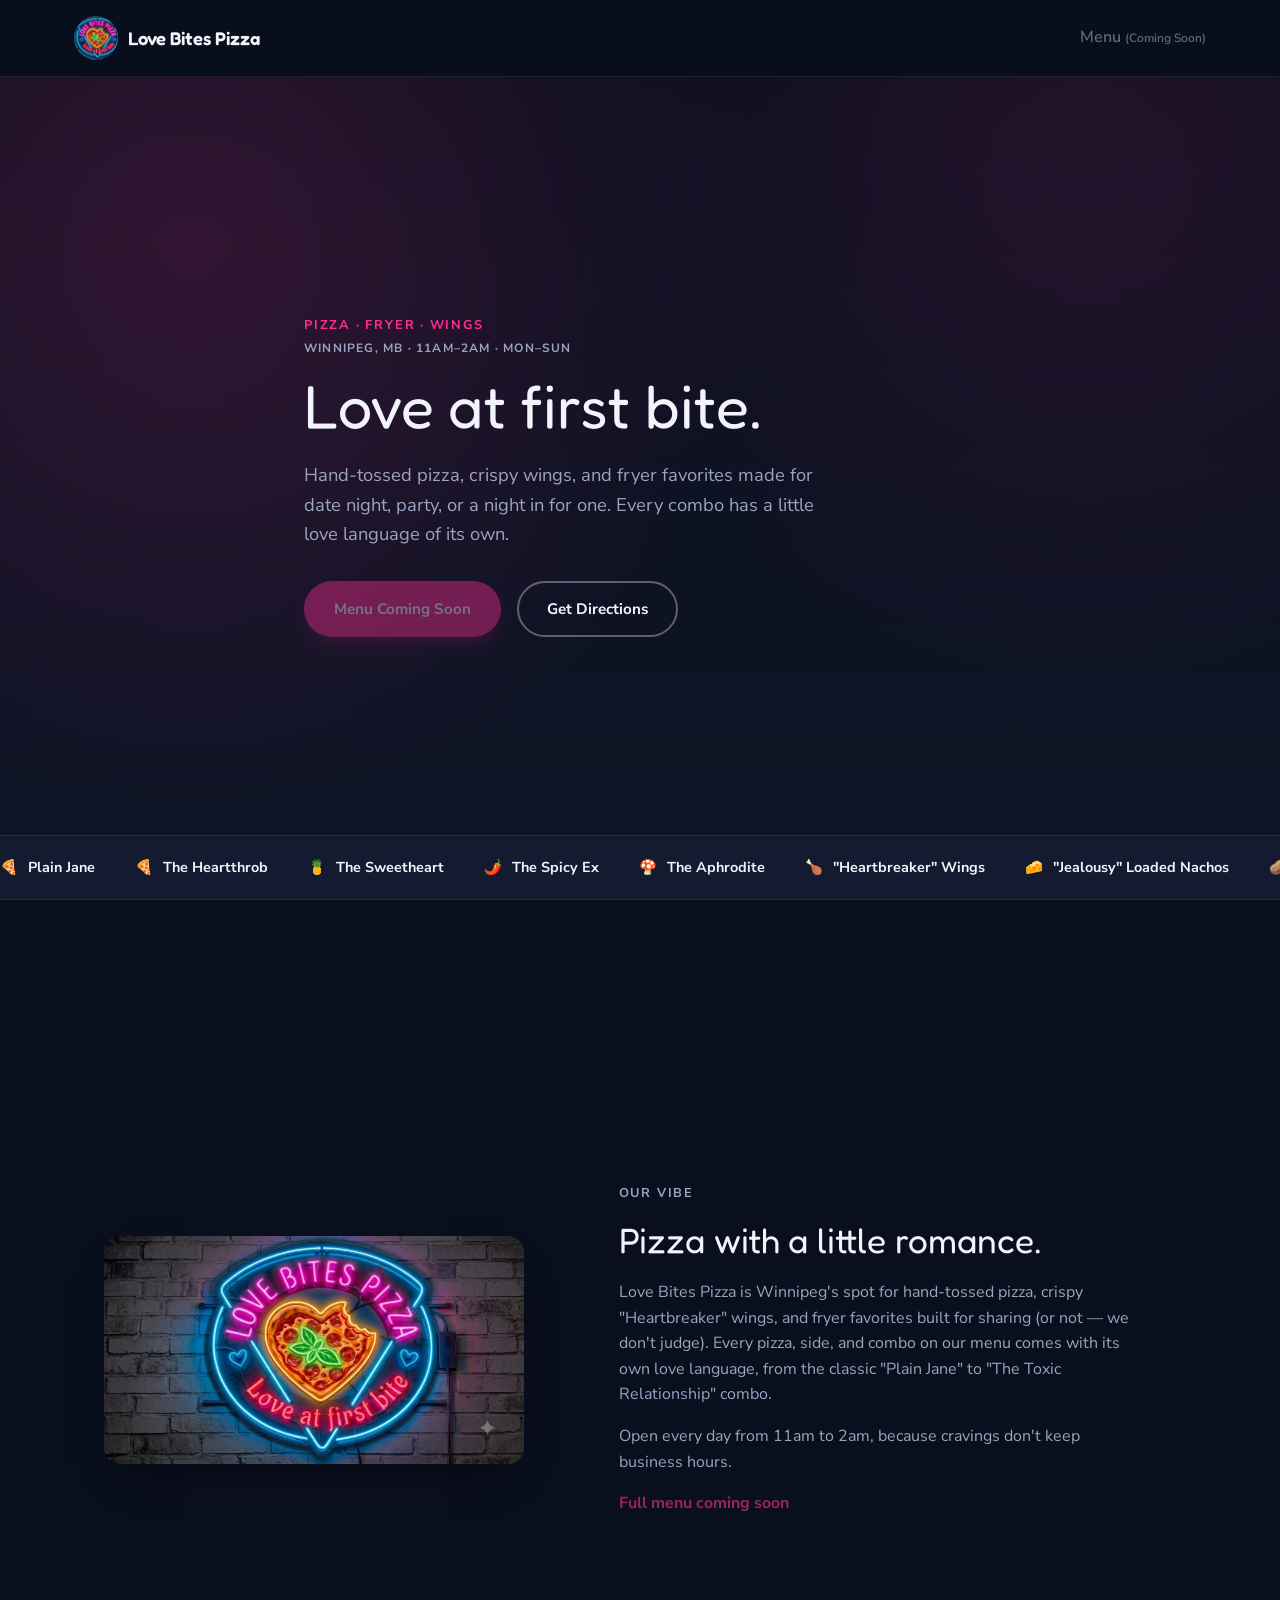
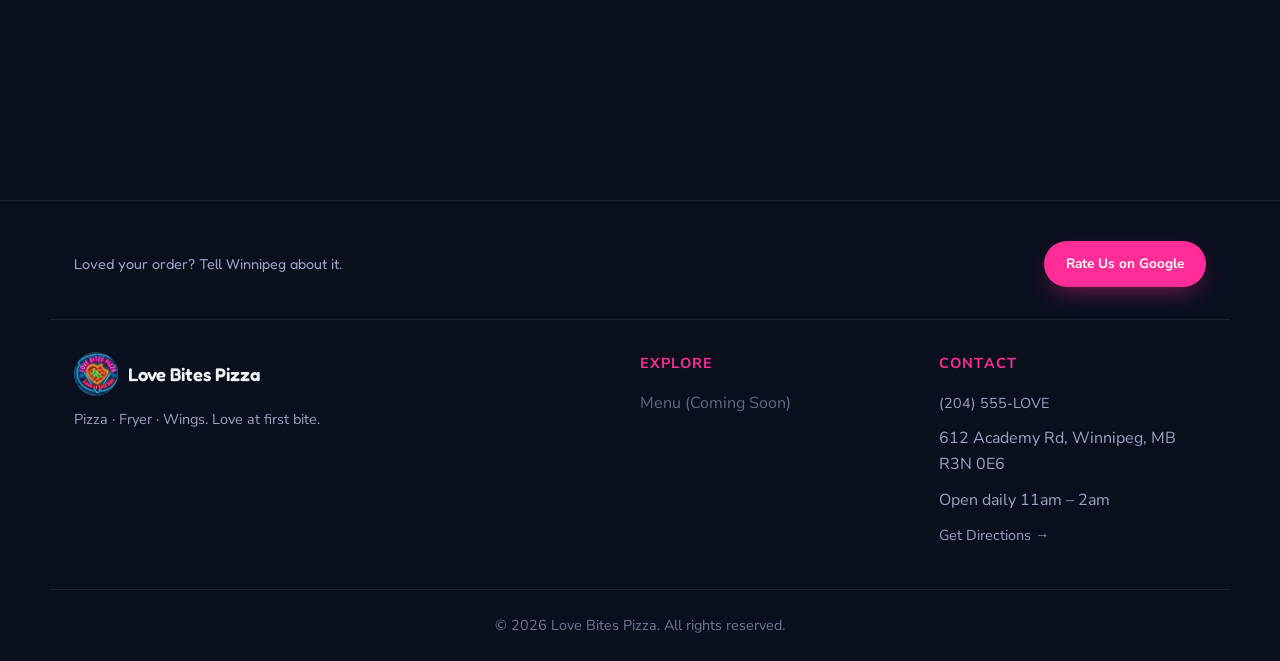
<file: index.html>
<!DOCTYPE html>
<html lang="en">
<head>
<meta charset="UTF-8">
<meta name="viewport" content="width=device-width, initial-scale=1.0">
<meta name="color-scheme" content="dark">
<meta name="theme-color" content="#0a0f1e">
<title>Love Bites Pizza | Winnipeg, MB</title>
<meta name="description" content="Love Bites Pizza — pizza, fryer favorites, and wings in Winnipeg, MB. Love at first bite.">

<link rel="icon" type="image/png" sizes="16x16" href="assets/favicon-16.png">
<link rel="icon" type="image/png" sizes="32x32" href="assets/favicon-32.png">
<link rel="icon" type="image/png" sizes="512x512" href="assets/favicon-512.png">
<link rel="apple-touch-icon" sizes="180x180" href="assets/apple-touch-icon.png">

<meta property="og:type" content="website">
<meta property="og:site_name" content="Love Bites Pizza">
<meta property="og:title" content="Love Bites Pizza | Winnipeg, MB">
<meta property="og:description" content="Love Bites Pizza — pizza, fryer favorites, and wings in Winnipeg, MB. Love at first bite.">
<meta property="og:url" content="https://www.lovebitespizza.ca/">
<meta property="og:image" content="https://www.lovebitespizza.ca/assets/logo.jpg">
<meta property="og:image:width" content="1380">
<meta property="og:image:height" content="752">
<meta name="twitter:card" content="summary_large_image">
<meta name="twitter:title" content="Love Bites Pizza | Winnipeg, MB">
<meta name="twitter:description" content="Love Bites Pizza — pizza, fryer favorites, and wings in Winnipeg, MB. Love at first bite.">
<meta name="twitter:image" content="https://www.lovebitespizza.ca/assets/logo.jpg">

<link rel="preconnect" href="https://fonts.googleapis.com">
<link rel="preconnect" href="https://fonts.gstatic.com" crossorigin>
<link href="https://fonts.googleapis.com/css2?family=Fredoka:wght@400;500;600;700&family=Nunito+Sans:wght@400;600;700&display=swap" rel="stylesheet">
<link rel="stylesheet" href="css/style.css">
</head>
<body>

<header class="site-header">
  <nav class="nav container">
    <a href="#top" class="logo">
      <img src="assets/logo.jpg" alt="Love Bites Pizza logo" class="logo-mark">
      <span class="logo-text">Love Bites Pizza</span>
    </a>
    <button class="nav-toggle" id="navToggle" aria-label="Toggle menu" aria-expanded="false">
      <span></span><span></span><span></span>
    </button>
    <ul class="nav-links" id="navLinks">
      <li><span class="disabled-link" aria-disabled="true">Menu <em>(Coming Soon)</em></span></li>
    </ul>
  </nav>
</header>

<main>

  <section class="hero" id="top">
    <div class="hero-bg" aria-hidden="true"></div>
    <div class="container hero-content">
      <p class="eyebrow">Pizza &middot; Fryer &middot; Wings</p>
      <p class="eyebrow eyebrow-sub">Winnipeg, MB &middot; 11am&ndash;2am &middot; Mon&ndash;Sun</p>
      <h1>Love at first bite.</h1>
      <p class="hero-sub">Hand-tossed pizza, crispy wings, and fryer favorites made for date night, party, or a night in for one. Every combo has a little love language of its own.</p>
      <div class="hero-actions">
        <span class="btn btn-primary btn-disabled" aria-disabled="true">Menu Coming Soon</span>
        <a href="https://share.google/c33As63cSi86P0ezQ" target="_blank" rel="noopener" class="btn btn-outline">Get Directions</a>
      </div>
    </div>

    <div class="strip">
      <div class="strip-track">
      <div class="strip-inner">
        <div class="strip-item"><span aria-hidden="true">🍕</span> Plain Jane</div>
        <div class="strip-item"><span aria-hidden="true">🍕</span> The Heartthrob</div>
        <div class="strip-item"><span aria-hidden="true">🍍</span> The Sweetheart</div>
        <div class="strip-item"><span aria-hidden="true">🌶️</span> The Spicy Ex</div>
        <div class="strip-item"><span aria-hidden="true">🍄</span> The Aphrodite</div>
        <div class="strip-item"><span aria-hidden="true">🍗</span> "Heartbreaker" Wings</div>
        <div class="strip-item"><span aria-hidden="true">🧀</span> "Jealousy" Loaded Nachos</div>
        <div class="strip-item"><span aria-hidden="true">🥔</span> "Messy Love" Poutine</div>
        <div class="strip-item"><span aria-hidden="true">🥖</span> Cheesy Breadstick Bouquet</div>
        <div class="strip-item"><span aria-hidden="true">🧅</span> Golden Onion Rings</div>
        <div class="strip-item"><span aria-hidden="true">💑</span> Love Language Combos</div>
        <div class="strip-item"><span aria-hidden="true">🚗</span> Pickup &amp; Takeout</div>
      </div>
      <div class="strip-inner" aria-hidden="true">
        <div class="strip-item"><span aria-hidden="true">🍕</span> Plain Jane</div>
        <div class="strip-item"><span aria-hidden="true">🍕</span> The Heartthrob</div>
        <div class="strip-item"><span aria-hidden="true">🍍</span> The Sweetheart</div>
        <div class="strip-item"><span aria-hidden="true">🌶️</span> The Spicy Ex</div>
        <div class="strip-item"><span aria-hidden="true">🍄</span> The Aphrodite</div>
        <div class="strip-item"><span aria-hidden="true">🍗</span> "Heartbreaker" Wings</div>
        <div class="strip-item"><span aria-hidden="true">🧀</span> "Jealousy" Loaded Nachos</div>
        <div class="strip-item"><span aria-hidden="true">🥔</span> "Messy Love" Poutine</div>
        <div class="strip-item"><span aria-hidden="true">🥖</span> Cheesy Breadstick Bouquet</div>
        <div class="strip-item"><span aria-hidden="true">🧅</span> Golden Onion Rings</div>
        <div class="strip-item"><span aria-hidden="true">💑</span> Love Language Combos</div>
        <div class="strip-item"><span aria-hidden="true">🚗</span> Pickup &amp; Takeout</div>
      </div>
    </div>
    </div>
  </section>

  <section class="about" id="about">
    <div class="container about-grid">
      <div class="about-media">
        <img src="assets/logo.jpg" alt="Love Bites Pizza neon sign" class="about-logo">
      </div>
      <div class="about-text">
        <p class="eyebrow">Our Vibe</p>
        <h2>Pizza with a little romance.</h2>
        <p>Love Bites Pizza is Winnipeg's spot for hand-tossed pizza, crispy "Heartbreaker" wings, and fryer favorites built for sharing (or not — we don't judge). Every pizza, side, and combo on our menu comes with its own love language, from the classic "Plain Jane" to "The Toxic Relationship" combo.</p>
        <p>Open every day from 11am to 2am, because cravings don't keep business hours.</p>
        <span class="link-arrow disabled-link" aria-disabled="true">Full menu coming soon</span>
      </div>
    </div>
  </section>

</main>

<footer class="site-footer">
  <div class="container footer-cta">
    <p>Loved your order? Tell Winnipeg about it.</p>
    <a href="https://share.google/c33As63cSi86P0ezQ" target="_blank" rel="noopener" class="btn btn-primary btn-small">Rate Us on Google</a>
  </div>
  <div class="container footer-grid">
    <div>
      <a href="#top" class="logo">
        <img src="assets/logo.jpg" alt="Love Bites Pizza logo" class="logo-mark">
        <span class="logo-text">Love Bites Pizza</span>
      </a>
      <p>Pizza &middot; Fryer &middot; Wings. Love at first bite.</p>
    </div>
    <div>
      <h4>Explore</h4>
      <ul>
        <li><span class="disabled-link" aria-disabled="true">Menu (Coming Soon)</span></li>
      </ul>
    </div>
    <div>
      <h4>Contact</h4>
      <ul>
        <li><a href="tel:+12045555683">(204) 555-LOVE</a></li>
        <li>612 Academy Rd, Winnipeg, MB R3N 0E6</li>
        <li>Open daily 11am &ndash; 2am</li>
        <li><a href="https://share.google/c33As63cSi86P0ezQ" target="_blank" rel="noopener">Get Directions &rarr;</a></li>
      </ul>
    </div>
  </div>
  <p class="footer-bottom">&copy; <span id="year"></span> Love Bites Pizza. All rights reserved.</p>
</footer>

<script src="js/script.js"></script>
</body>
</html>
</file>
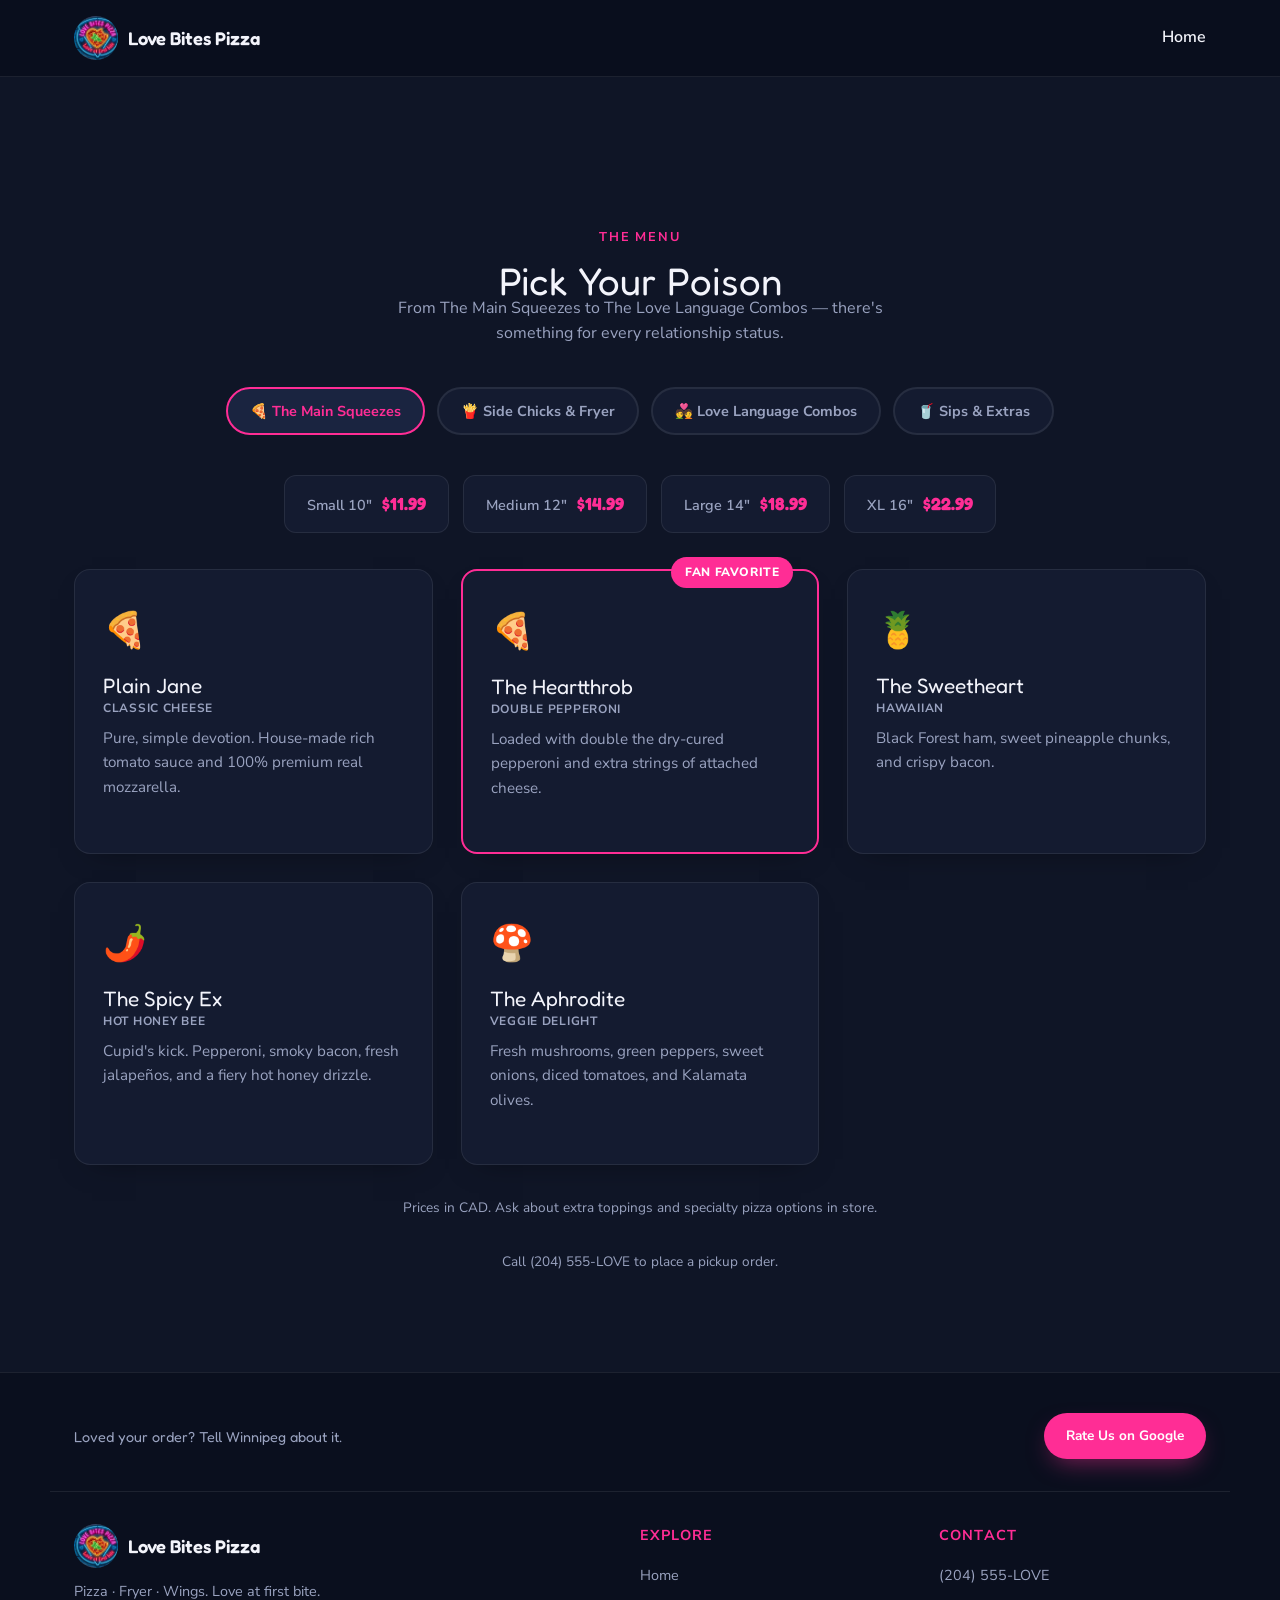
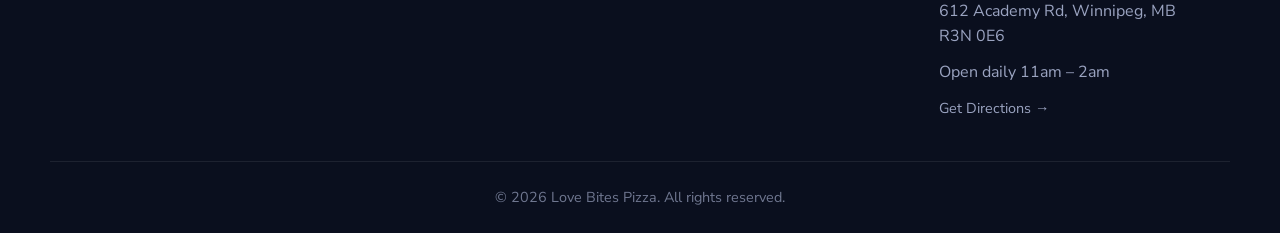
<file: menu.html>
<!DOCTYPE html>
<html lang="en">
<head>
<meta charset="UTF-8">
<meta name="viewport" content="width=device-width, initial-scale=1.0">
<meta name="color-scheme" content="dark">
<meta name="theme-color" content="#0a0f1e">
<title>Menu | Love Bites Pizza</title>
<meta name="description" content="Full menu for Love Bites Pizza — pizzas, fryer favorites, wings, combos, and drinks. Winnipeg, MB.">

<link rel="icon" type="image/png" sizes="16x16" href="assets/favicon-16.png">
<link rel="icon" type="image/png" sizes="32x32" href="assets/favicon-32.png">
<link rel="icon" type="image/png" sizes="512x512" href="assets/favicon-512.png">
<link rel="apple-touch-icon" sizes="180x180" href="assets/apple-touch-icon.png">

<meta property="og:type" content="website">
<meta property="og:site_name" content="Love Bites Pizza">
<meta property="og:title" content="Menu | Love Bites Pizza">
<meta property="og:description" content="Full menu for Love Bites Pizza — pizzas, fryer favorites, wings, combos, and drinks. Winnipeg, MB.">
<meta property="og:url" content="https://www.lovebitespizza.ca/menu.html">
<meta property="og:image" content="https://www.lovebitespizza.ca/assets/logo.jpg">
<meta property="og:image:width" content="1380">
<meta property="og:image:height" content="752">
<meta name="twitter:card" content="summary_large_image">
<meta name="twitter:title" content="Menu | Love Bites Pizza">
<meta name="twitter:description" content="Full menu for Love Bites Pizza — pizzas, fryer favorites, wings, combos, and drinks. Winnipeg, MB.">
<meta name="twitter:image" content="https://www.lovebitespizza.ca/assets/logo.jpg">

<link rel="preconnect" href="https://fonts.googleapis.com">
<link rel="preconnect" href="https://fonts.gstatic.com" crossorigin>
<link href="https://fonts.googleapis.com/css2?family=Fredoka:wght@400;500;600;700&family=Nunito+Sans:wght@400;600;700&display=swap" rel="stylesheet">
<link rel="stylesheet" href="css/style.css">
</head>
<body>

<header class="site-header">
  <nav class="nav container">
    <a href="index.html" class="logo">
      <img src="assets/logo.jpg" alt="Love Bites Pizza logo" class="logo-mark">
      <span class="logo-text">Love Bites Pizza</span>
    </a>
    <button class="nav-toggle" id="navToggle" aria-label="Toggle menu" aria-expanded="false">
      <span></span><span></span><span></span>
    </button>
    <ul class="nav-links" id="navLinks">
      <li><a href="index.html">Home</a></li>
    </ul>
  </nav>
</header>

<main>

  <section class="menu menu-page" id="menu">
    <div class="container">
      <p class="eyebrow center">The Menu</p>
      <h2 class="center">Pick Your Poison</h2>
      <p class="section-sub center">From The Main Squeezes to The Love Language Combos — there's something for every relationship status.</p>

      <div class="menu-tabs" role="tablist">
        <button class="tab-btn active" data-target="pizzas" role="tab" aria-selected="true">🍕 The Main Squeezes</button>
        <button class="tab-btn" data-target="fryer" role="tab" aria-selected="false">🍟 Side Chicks &amp; Fryer</button>
        <button class="tab-btn" data-target="combos" role="tab" aria-selected="false">💑 Love Language Combos</button>
        <button class="tab-btn" data-target="sips" role="tab" aria-selected="false">🥤 Sips &amp; Extras</button>
      </div>

      <!-- PIZZAS -->
      <div class="menu-panel active" id="pizzas">
        <div class="size-table">
          <div class="size-row"><span>Small 10&Prime;</span><strong>$11.99</strong></div>
          <div class="size-row"><span>Medium 12&Prime;</span><strong>$14.99</strong></div>
          <div class="size-row"><span>Large 14&Prime;</span><strong>$18.99</strong></div>
          <div class="size-row"><span>XL 16&Prime;</span><strong>$22.99</strong></div>
        </div>
        <div class="menu-grid">
          <article class="menu-card">
            <div class="menu-card-icon" aria-hidden="true">🍕</div>
            <h3>Plain Jane <small>Classic Cheese</small></h3>
            <p>Pure, simple devotion. House-made rich tomato sauce and 100% premium real mozzarella.</p>
          </article>
          <article class="menu-card featured">
            <span class="badge">Fan Favorite</span>
            <div class="menu-card-icon" aria-hidden="true">🍕</div>
            <h3>The Heartthrob <small>Double Pepperoni</small></h3>
            <p>Loaded with double the dry-cured pepperoni and extra strings of attached cheese.</p>
          </article>
          <article class="menu-card">
            <div class="menu-card-icon" aria-hidden="true">🍍</div>
            <h3>The Sweetheart <small>Hawaiian</small></h3>
            <p>Black Forest ham, sweet pineapple chunks, and crispy bacon.</p>
          </article>
          <article class="menu-card">
            <div class="menu-card-icon" aria-hidden="true">🌶️</div>
            <h3>The Spicy Ex <small>Hot Honey Bee</small></h3>
            <p>Cupid's kick. Pepperoni, smoky bacon, fresh jalape&ntilde;os, and a fiery hot honey drizzle.</p>
          </article>
          <article class="menu-card">
            <div class="menu-card-icon" aria-hidden="true">🍄</div>
            <h3>The Aphrodite <small>Veggie Delight</small></h3>
            <p>Fresh mushrooms, green peppers, sweet onions, diced tomatoes, and Kalamata olives.</p>
          </article>
        </div>
      </div>

      <!-- FRYER & WINGS -->
      <div class="menu-panel" id="fryer">
        <div class="menu-grid">
          <article class="menu-card">
            <div class="menu-card-icon" aria-hidden="true">🍗</div>
            <h3>"Heartbreaker" Wings <small>10 pcs</small></h3>
            <p>Plump, juicy wings tossed in your choice of sauce: Sweet Chili (Flirty), BBQ (Smoky Romance), Buffalo (Hot &amp; Heavy), Honey Garlic (Sweet Talk), or Salt &amp; Pepper.</p>
            <span class="price">$12.95</span>
          </article>
          <article class="menu-card">
            <div class="menu-card-icon" aria-hidden="true">🧀</div>
            <h3>"Jealousy" Loaded Nachos</h3>
            <p>Crisp tortilla chips piled high with melted cheese, diced tomatoes, jalape&ntilde;os, and green onions. Served with sour cream and zesty salsa.</p>
            <span class="price">$13.99</span>
          </article>
          <article class="menu-card">
            <div class="menu-card-icon" aria-hidden="true">🍟</div>
            <h3>"Finger Lickin'" Chicken Fingers &amp; Fries</h3>
            <p>Four pieces of golden-brown premium chicken strips. Served with plum sauce and fresh fries.</p>
            <span class="price">$13.49</span>
          </article>
          <article class="menu-card">
            <div class="menu-card-icon" aria-hidden="true">🥔</div>
            <h3>"Messy Love" Classic Poutine</h3>
            <p>Thick-cut, golden french fries smothered under squeaky real cheese curds and hot gravy.</p>
            <span class="price">$8.95</span>
          </article>
          <article class="menu-card">
            <div class="menu-card-icon" aria-hidden="true">🥖</div>
            <h3>Cheesy Breadstick Bouquet</h3>
            <p>Pull-apart garlic breadsticks dripping in melted mozzarella. Served with a side of warm marinara.</p>
            <span class="price">$7.50</span>
          </article>
          <article class="menu-card">
            <div class="menu-card-icon" aria-hidden="true">🥔</div>
            <h3>Cupid's Arrow Potato Wedges</h3>
            <p>Thick, seasoned, crispy potato wedges served with a side of creamy ranch dip.</p>
            <span class="price">$5.99</span>
          </article>
          <article class="menu-card">
            <div class="menu-card-icon" aria-hidden="true">🧅</div>
            <h3>Golden Onion Rings</h3>
            <p>Crispy, thick-cut, golden-battered onion rings.</p>
            <span class="price">$6.49</span>
          </article>
          <article class="menu-card">
            <div class="menu-card-icon" aria-hidden="true">🍟</div>
            <h3>Straight-Cut French Fries</h3>
            <p>Classic golden straight-cut french fries.</p>
            <span class="price">$4.99</span>
          </article>
        </div>
      </div>

      <!-- COMBOS -->
      <div class="menu-panel" id="combos">
        <div class="menu-grid combo-grid">
          <article class="menu-card">
            <h3>Combo 1: The First Date</h3>
            <p>1 Medium (12&Prime;) 2-topping pizza, 5 Heartbreaker wings, and 1 can of pop.</p>
            <span class="price">$18.99</span>
          </article>
          <article class="menu-card">
            <h3>Combo 2: Double Date</h3>
            <p>1 Large (14&Prime;) 3-topping pizza, 10 Heartbreaker wings, and a regular order of french fries.</p>
            <span class="price">$34.49</span>
          </article>
          <article class="menu-card">
            <h3>Combo 3: The Two of Us</h3>
            <p>Two Medium (12&Prime;) 2-topping pizzas and a 2L bottle of pop.</p>
            <span class="price">$29.99</span>
          </article>
          <article class="menu-card">
            <h3>Combo 4: The Poly-Pack</h3>
            <p>1 XL (16&Prime;) 3-topping pizza, 12 wings, 1 order of Garlic Breadsticks, and a 2L pop.</p>
            <span class="price">$42.99</span>
          </article>
          <article class="menu-card">
            <h3>Combo 5: The Toxic Relationship</h3>
            <p>"Jealousy" Loaded Nachos, 10 wings, and onion rings. Heavy on the heat!</p>
            <span class="price">$27.99</span>
          </article>
          <article class="menu-card">
            <h3>Combo 6: Third Wheel Deal</h3>
            <p>Three Medium (12&Prime;) 3-topping pizzas for the ultimate squad gathering.</p>
            <span class="price">$45.00</span>
          </article>
          <article class="menu-card">
            <h3>Combo 7: Comfort Food Companion</h3>
            <p>1 Medium (12&Prime;) 2-topping pizza and 1 "Messy Love" Poutine.</p>
            <span class="price">$24.99</span>
          </article>
          <article class="menu-card featured">
            <span class="badge">Biggest Bang</span>
            <h3>Combo 8: The Love Triangle</h3>
            <p>2 Large (14&Prime;) 2-topping pizzas, 20 wings, 1 order of "Jealousy" Loaded Nachos, and a 2L pop.</p>
            <span class="price">$64.99</span>
          </article>
          <article class="menu-card">
            <h3>Combo 9: The One-Night Stand</h3>
            <p>1 Small (10&Prime;) specialty pizza, Chicken Fingers (4 pcs) with fries, and 1 can of pop.</p>
            <span class="price">$21.99</span>
          </article>
          <article class="menu-card">
            <h3>Combo 10: The Honeymoon Phase</h3>
            <p>1 XL (16&Prime;) specialty pizza, 15 wings, and Cupid's Arrow Potato Wedges.</p>
            <span class="price">$52.99</span>
          </article>
        </div>
      </div>

      <!-- SIPS & EXTRAS -->
      <div class="menu-panel" id="sips">
        <div class="menu-grid">
          <article class="menu-card">
            <div class="menu-card-icon" aria-hidden="true">🥤</div>
            <h3>Can of Pop</h3>
            <p>Coke, Diet Coke, Sprite, Ginger Ale, Root Beer.</p>
            <span class="price">$1.75</span>
          </article>
          <article class="menu-card">
            <div class="menu-card-icon" aria-hidden="true">🍾</div>
            <h3>2L Bottle of Pop</h3>
            <p>Coke, Diet Coke, Sprite.</p>
            <span class="price">$4.25</span>
          </article>
          <article class="menu-card">
            <div class="menu-card-icon" aria-hidden="true">🫙</div>
            <h3>Extra Dipping Sauces</h3>
            <p>Garlic Aioli, Creamy Ranch, Creamy Dill, Sweet Hot Honey, Marinara.</p>
            <span class="price">$1.50</span>
          </article>
        </div>
      </div>

      <p class="menu-note">Prices in CAD. Ask about extra toppings and specialty pizza options in store.</p>
      <p class="menu-note"><a href="tel:+12045555683">Call (204) 555-LOVE</a> to place a pickup order.</p>
    </div>
  </section>

</main>

<footer class="site-footer">
  <div class="container footer-cta">
    <p>Loved your order? Tell Winnipeg about it.</p>
    <a href="https://share.google/c33As63cSi86P0ezQ" target="_blank" rel="noopener" class="btn btn-primary btn-small">Rate Us on Google</a>
  </div>
  <div class="container footer-grid">
    <div>
      <a href="index.html" class="logo">
        <img src="assets/logo.jpg" alt="Love Bites Pizza logo" class="logo-mark">
        <span class="logo-text">Love Bites Pizza</span>
      </a>
      <p>Pizza &middot; Fryer &middot; Wings. Love at first bite.</p>
    </div>
    <div>
      <h4>Explore</h4>
      <ul>
        <li><a href="index.html">Home</a></li>
      </ul>
    </div>
    <div>
      <h4>Contact</h4>
      <ul>
        <li><a href="tel:+12045555683">(204) 555-LOVE</a></li>
        <li>612 Academy Rd, Winnipeg, MB R3N 0E6</li>
        <li>Open daily 11am &ndash; 2am</li>
        <li><a href="https://share.google/c33As63cSi86P0ezQ" target="_blank" rel="noopener">Get Directions &rarr;</a></li>
      </ul>
    </div>
  </div>
  <p class="footer-bottom">&copy; <span id="year"></span> Love Bites Pizza. All rights reserved.</p>
</footer>

<script src="js/script.js"></script>
</body>
</html>
</file>
<file: css/style.css>
:root {
  --bg: #0a0f1e;
  --bg-alt: #0f1526;
  --surface: #141b30;
  --surface-hover: #1a2440;
  --border: rgba(255, 255, 255, 0.08);
  --pink: #ff2d95;
  --pink-dark: #b3115f;
  --text: #f3f4fb;
  --text-muted: #9aa3c0;
  --font-display: 'Fredoka', sans-serif;
  --font-body: 'Nunito Sans', sans-serif;
  --radius: 16px;
  --shadow: 0 20px 40px -20px rgba(0, 0, 0, 0.65);
  --header-h: 77px;
}

* { box-sizing: border-box; margin: 0; padding: 0; }

html { scroll-behavior: smooth; }

body {
  font-family: var(--font-body);
  color: var(--text);
  background: var(--bg);
  line-height: 1.6;
  overflow-x: hidden;
}

img { max-width: 100%; display: block; }

a { color: inherit; text-decoration: none; }

.container {
  width: 100%;
  max-width: 1180px;
  margin: 0 auto;
  padding: 0 24px;
}

.sr-only {
  position: absolute;
  width: 1px; height: 1px;
  overflow: hidden;
  clip: rect(0 0 0 0);
  white-space: nowrap;
}

h1, h2, h3 {
  font-family: var(--font-display);
  font-weight: 400;
  line-height: 1.15;
  color: var(--text);
}

.eyebrow {
  font-weight: 700;
  text-transform: uppercase;
  letter-spacing: 0.14em;
  font-size: 0.8rem;
  color: var(--pink);
  margin-bottom: 12px;
}
.eyebrow-sub {
  color: var(--text-muted);
  font-size: 0.75rem;
  letter-spacing: 0.1em;
  margin-top: -8px;
}

.center { text-align: center; }
.section-sub.center { max-width: 560px; margin: -8px auto 40px; color: var(--text-muted); }

/* Buttons */
.btn {
  display: inline-flex;
  align-items: center;
  justify-content: center;
  padding: 14px 28px;
  border-radius: 999px;
  font-weight: 700;
  font-size: 0.95rem;
  transition: transform 0.2s ease, box-shadow 0.2s ease, background 0.2s ease, border-color 0.2s ease, color 0.2s ease;
  border: 2px solid transparent;
  cursor: pointer;
}
.btn-primary {
  background: var(--pink);
  color: #fff;
  box-shadow: 0 10px 24px -8px rgba(255, 45, 149, 0.5);
}
.btn-primary:hover { transform: translateY(-2px); box-shadow: 0 14px 28px -8px rgba(255, 45, 149, 0.65); }
.btn-outline {
  border-color: rgba(243, 244, 251, 0.35);
  color: var(--text);
  background: transparent;
}
.btn-outline:hover { border-color: var(--pink); color: var(--pink); transform: translateY(-2px); }
.btn-small { padding: 10px 20px; font-size: 0.85rem; }
.btn-disabled {
  opacity: 0.4;
  cursor: not-allowed;
  pointer-events: none;
}

.disabled-link {
  color: var(--text-muted);
  opacity: 0.6;
  cursor: not-allowed;
  pointer-events: none;
}
.disabled-link em {
  font-style: normal;
  font-size: 0.75em;
}

/* Header */
.site-header {
  position: sticky;
  top: 0;
  z-index: 100;
  background: rgba(10, 15, 30, 0.85);
  backdrop-filter: blur(8px);
  border-bottom: 1px solid var(--border);
}
.nav {
  display: flex;
  align-items: center;
  justify-content: space-between;
  padding: 16px 24px;
}
.logo {
  font-family: var(--font-display);
  font-weight: 600;
  font-size: 1.15rem;
  display: flex;
  align-items: center;
  gap: 10px;
  line-height: 1.2;
  color: var(--text);
}
.logo-mark {
  width: 44px;
  height: 44px;
  border-radius: 50%;
  object-fit: cover;
  flex-shrink: 0;
}
.logo-text { white-space: nowrap; }
.nav-links {
  list-style: none;
  display: flex;
  align-items: center;
  gap: 32px;
  font-weight: 600;
}
.nav-links a:not(.btn):hover { color: var(--pink); }

.nav-toggle {
  display: none;
  flex-direction: column;
  gap: 5px;
  background: none;
  border: none;
  cursor: pointer;
  padding: 8px;
}
.nav-toggle span {
  width: 24px;
  height: 2px;
  background: var(--text);
  border-radius: 2px;
  transition: transform 0.2s ease, opacity 0.2s ease;
}

/* Hero */
.hero {
  position: relative;
  min-height: calc(100vh - var(--header-h));
  min-height: calc(100svh - var(--header-h));
  display: flex;
  flex-direction: column;
  overflow: hidden;
}
.hero-bg {
  position: absolute;
  inset: 0;
  background:
    radial-gradient(circle at 15% 20%, rgba(255, 45, 149, 0.16), transparent 45%),
    radial-gradient(circle at 85% 10%, rgba(255, 45, 149, 0.1), transparent 40%),
    linear-gradient(180deg, var(--bg) 0%, var(--bg-alt) 100%);
  z-index: -1;
}
.hero-content {
  flex: 1;
  display: flex;
  flex-direction: column;
  justify-content: center;
  max-width: 720px;
  padding-top: 90px;
  padding-bottom: 50px;
}
.hero h1 {
  font-size: clamp(2.4rem, 5vw, 3.8rem);
  margin-bottom: 20px;
}
.hero-sub {
  font-size: 1.15rem;
  color: var(--text-muted);
  max-width: 520px;
  margin-bottom: 32px;
}
.hero-actions { display: flex; gap: 16px; flex-wrap: wrap; }

/* Compact the hero on short viewports (phones with browser chrome eating
   into the visible height) so the content + strip actually fit without
   the strip getting pushed below the fold. */
@media (max-height: 700px) {
  .hero-content { padding-top: 40px; padding-bottom: 24px; }
  .eyebrow { margin-bottom: 8px; }
  .eyebrow-sub { margin-bottom: 4px; }
  .hero h1 { margin-bottom: 12px; }
  .hero-sub { margin-bottom: 20px; }
}
@media (max-height: 600px) {
  .hero h1 { font-size: clamp(2rem, 8vw, 3rem); }
  .hero-sub { font-size: 1rem; }
}

/* Strip */
.strip {
  background: var(--surface);
  color: var(--text);
  padding: 20px 0;
  border-top: 1px solid var(--border);
  border-bottom: 1px solid var(--border);
  overflow: hidden;
}
.strip-track {
  display: flex;
  width: max-content;
  animation: strip-scroll 40s linear infinite;
}
.strip-inner {
  display: flex;
  flex-shrink: 0;
  gap: 40px;
  padding-right: 40px;
  font-weight: 700;
  font-size: 0.9rem;
}
.strip-item { display: flex; align-items: center; gap: 10px; white-space: nowrap; }

@keyframes strip-scroll {
  from { transform: translateX(0); }
  to { transform: translateX(-50%); }
}

@media (prefers-reduced-motion: reduce) {
  .strip-track { animation: none; }
}

/* About */
.about {
  min-height: 100vh;
  min-height: 100svh;
  display: flex;
  align-items: center;
  padding: 60px 0;
}
.about-grid {
  display: grid;
  grid-template-columns: 0.9fr 1.1fr;
  gap: 64px;
  align-items: center;
  width: 100%;
}
.about-media {
  display: flex;
  align-items: center;
  justify-content: center;
}
.about-logo {
  width: 100%;
  max-width: 420px;
  border-radius: var(--radius);
  box-shadow: var(--shadow);
}
.about-text p { color: var(--text-muted); margin-bottom: 16px; max-width: 520px; }
.about-text h2 { font-size: 2.2rem; margin-bottom: 20px; }
.link-arrow { font-weight: 700; color: var(--pink); }

/* Menu */
.menu { padding: 100px 0; background: var(--bg-alt); }
.menu-page { padding-top: 150px; }
.menu h2 { font-size: 2.4rem; }
.menu-grid {
  display: grid;
  grid-template-columns: repeat(auto-fit, minmax(280px, 1fr));
  gap: 28px;
  margin-top: 20px;
}
.menu-card {
  position: relative;
  background: var(--surface);
  border: 1px solid var(--border);
  border-radius: var(--radius);
  padding: 32px 28px;
  box-shadow: 0 12px 28px -18px rgba(0, 0, 0, 0.5);
  transition: transform 0.2s ease, box-shadow 0.2s ease, border-color 0.2s ease;
}
.menu-card:hover { transform: translateY(-6px); box-shadow: var(--shadow); border-color: rgba(255, 45, 149, 0.3); }
.menu-card-icon {
  font-size: 2.2rem;
  margin-bottom: 16px;
}
.menu-card h3 { font-size: 1.3rem; margin-bottom: 10px; }
.menu-card p { color: var(--text-muted); font-size: 0.95rem; margin-bottom: 20px; min-height: 48px; }
.menu-card .price { font-family: var(--font-display); font-weight: 700; font-size: 1.2rem; color: var(--pink); }
.menu-card.featured { border: 2px solid var(--pink); }
.badge {
  position: absolute;
  top: -14px; right: 24px;
  background: var(--pink);
  color: #fff;
  font-size: 0.75rem;
  font-weight: 800;
  text-transform: uppercase;
  letter-spacing: 0.05em;
  padding: 6px 14px;
  border-radius: 999px;
}

/* Menu tabs */
.menu-tabs {
  display: flex;
  flex-wrap: wrap;
  justify-content: center;
  gap: 12px;
  margin-bottom: 40px;
}
.tab-btn {
  background: var(--surface);
  border: 2px solid var(--border);
  border-radius: 999px;
  padding: 12px 22px;
  font-family: var(--font-body);
  font-weight: 700;
  font-size: 0.9rem;
  color: var(--text-muted);
  cursor: pointer;
  transition: border-color 0.2s ease, color 0.2s ease, background 0.2s ease;
}
.tab-btn:hover { color: var(--pink); }
.tab-btn.active {
  border-color: var(--pink);
  color: var(--pink);
  background: var(--surface-hover);
}
.menu-panel { display: none; }
.menu-panel.active { display: block; }

.size-table {
  display: flex;
  flex-wrap: wrap;
  justify-content: center;
  gap: 14px;
  margin-bottom: 36px;
}
.size-row {
  background: var(--surface);
  border: 1px solid var(--border);
  border-radius: 12px;
  padding: 14px 22px;
  display: flex;
  align-items: baseline;
  gap: 10px;
  font-weight: 600;
}
.size-row span { color: var(--text-muted); font-size: 0.9rem; }
.size-row strong { color: var(--pink); font-family: var(--font-display); font-size: 1.1rem; }

.menu-card h3 small {
  display: block;
  font-family: var(--font-body);
  font-weight: 700;
  font-size: 0.75rem;
  letter-spacing: 0.06em;
  text-transform: uppercase;
  color: var(--text-muted);
  margin-top: 4px;
}
.combo-grid .menu-card p { min-height: 64px; }
.menu-note {
  text-align: center;
  color: var(--text-muted);
  font-size: 0.85rem;
  margin-top: 32px;
}

/* Footer */
.site-footer {
  background: var(--bg);
  color: var(--text-muted);
  padding: 40px 0 24px;
  border-top: 1px solid var(--border);
}
.footer-cta {
  display: flex;
  align-items: center;
  justify-content: space-between;
  flex-wrap: wrap;
  gap: 16px;
  padding-bottom: 32px;
  margin-bottom: 32px;
  border-bottom: 1px solid var(--border);
}
.footer-cta p { font-family: var(--font-display); font-size: 1.2rem; color: var(--text); }
.footer-grid {
  display: grid;
  grid-template-columns: 2fr 1fr 1fr;
  gap: 32px;
  padding-bottom: 40px;
  border-bottom: 1px solid var(--border);
}
.site-footer .logo { color: var(--text); margin-bottom: 12px; }
.site-footer p { color: var(--text-muted); font-size: 0.9rem; }
.site-footer h4 { font-size: 0.9rem; text-transform: uppercase; letter-spacing: 0.08em; margin-bottom: 16px; color: var(--pink); }
.site-footer ul { list-style: none; display: flex; flex-direction: column; gap: 10px; }
.site-footer ul a { color: var(--text-muted); font-size: 0.9rem; }
.site-footer ul a:hover { color: var(--pink); }
.footer-bottom {
  text-align: center;
  padding-top: 24px;
  font-size: 0.8rem;
  color: var(--text-muted);
  opacity: 0.7;
}

/* Responsive */
@media (max-width: 900px) {
  .about-grid { grid-template-columns: 1fr; }
  .about-media { height: 320px; margin-bottom: 20px; }
  .footer-grid { grid-template-columns: 1fr 1fr; }
}

@media (max-width: 720px) {
  .nav-toggle { display: flex; }
  .nav-links {
    position: absolute;
    top: 100%; left: 0; right: 0;
    background: var(--bg-alt);
    flex-direction: column;
    align-items: flex-start;
    gap: 0;
    padding: 8px 24px 20px;
    border-bottom: 1px solid var(--border);
    display: none;
  }
  .nav-links.open { display: flex; }
  .nav-links li { width: 100%; padding: 12px 0; border-bottom: 1px solid var(--border); }
  .nav-links li:last-child { border-bottom: none; padding-top: 16px; }
  .footer-grid { grid-template-columns: 1fr; }
  .menu-tabs { justify-content: flex-start; overflow-x: auto; flex-wrap: nowrap; padding-bottom: 4px; }
  .tab-btn { flex-shrink: 0; }
}
</file>
